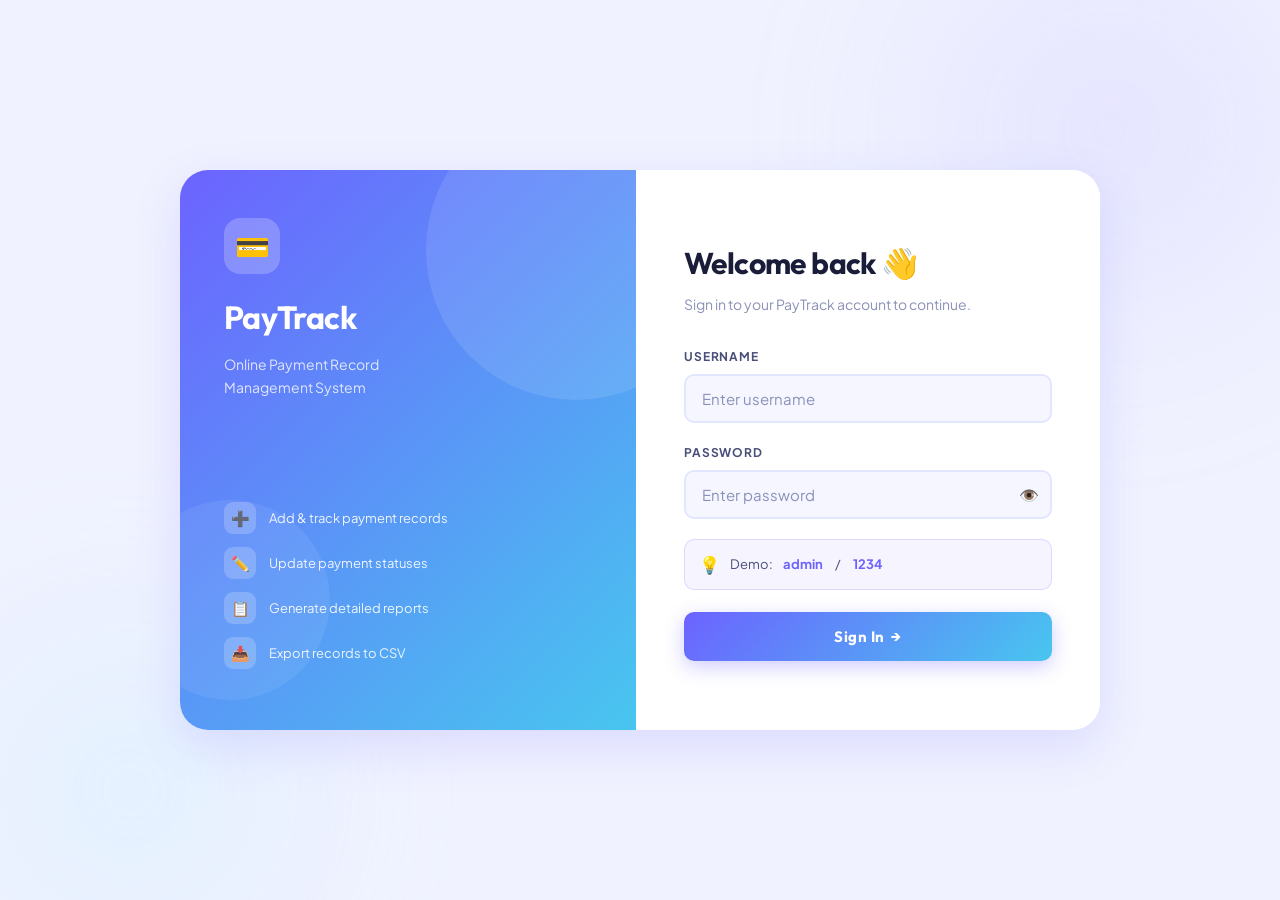
<file: index.html>
<!DOCTYPE html>
<html lang="en">
<head>
  <meta charset="UTF-8" />
  <meta name="viewport" content="width=device-width, initial-scale=1.0" />
  <title>Login — PayTrack</title>
  <link rel="stylesheet" href="style.css" />
</head>
<body>

  <div class="login-wrapper">
    <div class="login-split fade-in">

      <div class="login-panel-left">
        <div class="lp-brand">
          <div class="lp-icon">💳</div>
          <h1>PayTrack</h1>
          <p>Online Payment Record<br>Management System</p>
        </div>

        <div class="lp-features">
          <div class="lp-feature">
            <div class="lp-feature-dot">➕</div>
            Add & track payment records
          </div>
          <div class="lp-feature">
            <div class="lp-feature-dot">✏️</div>
            Update payment statuses
          </div>
          <div class="lp-feature">
            <div class="lp-feature-dot">📋</div>
            Generate detailed reports
          </div>
          <div class="lp-feature">
            <div class="lp-feature-dot">📥</div>
            Export records to CSV
          </div>
        </div>
      </div>

      <div class="login-panel-right">
        <h2>Welcome back 👋</h2>
        <p>Sign in to your PayTrack account to continue.</p>

        <div class="login-error" id="loginError"></div>

        <form id="loginForm" autocomplete="off" novalidate>

          <div class="form-group">
            <label for="username">Username</label>
            <input type="text" id="username" placeholder="Enter username" autocomplete="username" required />
          </div>

          <div class="form-group">
            <label for="password">Password</label>
            <div style="position:relative;">
              <input
                type="password" id="password"
                placeholder="Enter password"
                style="padding-right:44px;" required
              />
              <button type="button" id="togglePassword" style="
                position:absolute; right:13px; top:50%; transform:translateY(-50%);
                background:none; border:none; cursor:pointer; font-size:16px; color:var(--muted);
              ">👁️</button>
            </div>
          </div>

          <!-- Demo hint -->
          <div style="
            background:rgba(108,99,255,.07); border:1.5px solid rgba(108,99,255,.18);
            border-radius:10px; padding:11px 14px; margin-bottom:22px;
            font-size:13px; color:var(--text2); display:flex; align-items:center; gap:10px;
          ">
            <span style="font-size:17px;">💡</span>
            Demo: <strong style="color:var(--blue)">admin</strong> &nbsp;/&nbsp; <strong style="color:var(--blue)">1234</strong>
          </div>

          <button type="submit" class="btn btn-primary btn-full" style="font-size:15px; padding:15px;">
            Sign In &nbsp;→
          </button>

        </form>

      </div>
    </div>
  </div>

  <div id="toast-container"></div>
  <script src="script.js"></script>
</body>
</html>
</file>
<file: style.css>
@import url('https://fonts.googleapis.com/css2?family=Plus+Jakarta+Sans:wght@300;400;500;600;700;800&family=Outfit:wght@700;800;900&display=swap');

:root {
  --grad-main:   linear-gradient(135deg, #6c63ff 0%, #48c6ef 100%);
  --grad-green:  linear-gradient(135deg, #11998e 0%, #38ef7d 100%);
  --grad-orange: linear-gradient(135deg, #f7971e 0%, #ffd200 100%);
  --grad-pink:   linear-gradient(135deg, #f953c6 0%, #b91d73 100%);
  --grad-red:    linear-gradient(135deg, #ff416c 0%, #ff4b2b 100%);
  --grad-teal:   linear-gradient(135deg, #43cea2 0%, #185a9d 100%);

  --bg:        #f0f2ff;
  --surface:   #ffffff;
  --card:      rgba(255,255,255,0.85);
  --border:    rgba(108,99,255,0.14);
  --border2:   #e2e6ff;

  --text:      #1a1d3a;
  --text2:     #4a4f7a;
  --muted:     #8b90b8;

  --blue:      #6c63ff;
  --cyan:      #48c6ef;
  --green:     #38ef7d;
  --green2:    #11998e;
  --orange:    #f7971e;
  --yellow:    #ffd200;
  --pink:      #f953c6;
  --red:       #ff416c;

  --radius:    16px;
  --radius-sm: 10px;
  --shadow:    0 4px 24px rgba(108,99,255,.10);
  --shadow-lg: 0 16px 48px rgba(108,99,255,.16);
  --tr:        .22s cubic-bezier(.4,0,.2,1);
}

*, *::before, *::after { box-sizing: border-box; margin: 0; padding: 0; }
html { scroll-behavior: smooth; }
body {
  font-family: 'Plus Jakarta Sans', sans-serif;
  background: var(--bg);
  color: var(--text);
  min-height: 100vh;
  line-height: 1.6;
  font-size: 15px;
}
h1,h2,h3,h4 { font-family: 'Outfit', sans-serif; letter-spacing: -.02em; }
a { color: var(--blue); text-decoration: none; }
a:hover { text-decoration: underline; }

/* BG blobs */
body::before, body::after {
  content: ''; position: fixed; border-radius: 50%;
  filter: blur(90px); opacity: .38; pointer-events: none; z-index: 0;
}
body::before {
  width: 500px; height: 500px;
  background: radial-gradient(circle, #c7c2ff, transparent 70%);
  top: -120px; right: -80px;
}
body::after {
  width: 420px; height: 420px;
  background: radial-gradient(circle, #baf0ff, transparent 70%);
  bottom: -100px; left: -80px;
}

/* ============================================
   LOGIN PAGE
   ============================================ */
.login-wrapper {
  display: flex; align-items: center; justify-content: center;
  min-height: 100vh; padding: 24px; position: relative; z-index: 1;
}
.login-split {
  display: flex; width: 100%; max-width: 920px; min-height: 560px;
  border-radius: 28px; overflow: hidden;
  box-shadow: var(--shadow-lg); background: var(--surface);
}

/* Left decorative panel */
.login-panel-left {
  flex: 1; background: var(--grad-main);
  padding: 48px 44px; display: flex; flex-direction: column;
  justify-content: space-between; position: relative; overflow: hidden;
}
.login-panel-left::before {
  content: ''; position: absolute; width: 300px; height: 300px;
  background: rgba(255,255,255,.1); border-radius: 50%; top: -70px; right: -90px;
}
.login-panel-left::after {
  content: ''; position: absolute; width: 200px; height: 200px;
  background: rgba(255,255,255,.07); border-radius: 50%; bottom: 30px; left: -50px;
}
.lp-brand { position: relative; z-index: 1; }
.lp-icon {
  width: 56px; height: 56px; background: rgba(255,255,255,.22);
  border-radius: 16px; display: flex; align-items: center; justify-content: center;
  font-size: 28px; margin-bottom: 18px; backdrop-filter: blur(6px);
}
.lp-brand h1 { color: #fff; font-size: 32px; margin-bottom: 10px; }
.lp-brand p  { color: rgba(255,255,255,.8); font-size: 14px; font-family: 'Plus Jakarta Sans',sans-serif; }

.lp-features { position: relative; z-index: 1; }
.lp-feature {
  display: flex; align-items: center; gap: 13px;
  color: rgba(255,255,255,.9); font-size: 13px; margin-bottom: 13px;
  font-family: 'Plus Jakarta Sans',sans-serif;
}
.lp-feature-dot {
  width: 32px; height: 32px; flex-shrink: 0;
  background: rgba(255,255,255,.2); border-radius: 9px;
  display: flex; align-items: center; justify-content: center; font-size: 15px;
}

/* Right form panel */
.login-panel-right {
  flex: 1; padding: 52px 48px;
  display: flex; flex-direction: column; justify-content: center;
  background: var(--surface);
}
.login-panel-right h2 { font-size: 30px; margin-bottom: 6px; }
.login-panel-right > p { color: var(--muted); font-size: 14px; margin-bottom: 32px; }
.login-error {
  background: rgba(255,65,108,.07); border: 1.5px solid rgba(255,65,108,.3);
  border-radius: var(--radius-sm); padding: 11px 14px;
  font-size: 13px; color: var(--red); margin-bottom: 16px; display: none;
}

.form-group { margin-bottom: 20px; }
.form-group label {
  display: block; font-size: 12px; font-weight: 700;
  text-transform: uppercase; letter-spacing: .07em; color: var(--text2); margin-bottom: 8px;
}
.form-group input, .form-group select {
  width: 100%; background: #f5f6ff; border: 2px solid var(--border2);
  border-radius: var(--radius-sm); padding: 13px 16px;
  color: var(--text); font-family: 'Plus Jakarta Sans',sans-serif; font-size: 15px;
  outline: none; transition: border-color var(--tr), box-shadow var(--tr), background var(--tr);
}
.form-group input:focus, .form-group select:focus {
  border-color: var(--blue); background: #fff;
  box-shadow: 0 0 0 4px rgba(108,99,255,.1);
}
.form-group input::placeholder { color: var(--muted); }
.form-hint { font-size: 12px; color: var(--muted); margin-top: 5px; }

.btn {
  display: inline-flex; align-items: center; justify-content: center; gap: 8px;
  padding: 13px 26px; border-radius: var(--radius-sm);
  font-family: 'Outfit',sans-serif; font-size: 14px; font-weight: 700; letter-spacing: .03em;
  border: none; cursor: pointer; transition: all var(--tr);
  white-space: nowrap; position: relative; overflow: hidden;
}
.btn::after {
  content: ''; position: absolute; inset: 0;
  background: rgba(255,255,255,0); transition: background var(--tr);
}
.btn:hover::after { background: rgba(255,255,255,.12); }
.btn:active { transform: scale(.97); }

.btn-primary  { background: var(--grad-main); color:#fff; box-shadow: 0 6px 20px rgba(108,99,255,.32); }
.btn-primary:hover  { box-shadow: 0 10px 28px rgba(108,99,255,.48); transform: translateY(-1px); }

.btn-success  { background: var(--grad-green); color:#fff; box-shadow: 0 6px 20px rgba(17,153,142,.28); }
.btn-success:hover  { box-shadow: 0 10px 28px rgba(17,153,142,.44); transform: translateY(-1px); }

.btn-danger   { background: var(--grad-red); color:#fff; box-shadow: 0 4px 14px rgba(255,65,108,.28); }
.btn-danger:hover   { box-shadow: 0 8px 22px rgba(255,65,108,.44); transform: translateY(-1px); }

.btn-outline  { background: transparent; color: var(--text2); border: 2px solid var(--border2); }
.btn-outline:hover  { border-color: var(--blue); color: var(--blue); background: rgba(108,99,255,.05); }
.btn-outline::after { display: none; }

.btn-ghost    { background: rgba(108,99,255,.08); color: var(--blue); border: none; }
.btn-ghost:hover    { background: rgba(108,99,255,.16); }
.btn-ghost::after   { display: none; }

.btn-sm  { padding: 7px 16px; font-size: 12px; border-radius: 8px; }
.btn-full { width: 100%; }

.shell { display: flex; min-height: 100vh; position: relative; z-index: 1; }

/* ── Sidebar ─────────────────────────────────── */
.sidebar {
  width: 256px; flex-shrink: 0;
  background: var(--surface); border-right: 1px solid var(--border2);
  display: flex; flex-direction: column;
  position: fixed; top:0; left:0; height:100vh;
  z-index: 100; box-shadow: 4px 0 24px rgba(108,99,255,.06);
  transition: transform var(--tr);
}
.sidebar-header {
  background: var(--grad-main); padding: 26px 24px 22px;
  display: flex; align-items: center; gap: 13px;
}
.sh-icon {
  width: 42px; height: 42px; flex-shrink: 0;
  background: rgba(255,255,255,.22); border-radius: 12px;
  display: flex; align-items: center; justify-content: center;
  font-size: 20px; backdrop-filter: blur(6px);
}
.sidebar-header span {
  font-family: 'Outfit',sans-serif; font-size: 16px; font-weight: 800;
  color: #fff; line-height: 1.25;
}
.sidebar-header small { display:block; font-size:10px; opacity:.75; font-family:'Plus Jakarta Sans',sans-serif; font-weight:400; }

.nav-section { padding: 20px 16px 6px; font-size: 10px; font-weight: 700; letter-spacing: .1em; text-transform: uppercase; color: var(--muted); }

.nav-link {
  display: flex; align-items: center; gap: 12px;
  padding: 11px 20px; color: var(--text2); font-size: 14px; font-weight: 600;
  border-radius: 10px; margin: 2px 10px;
  transition: all var(--tr); text-decoration: none;
}
.nav-link:hover { color: var(--blue); background: rgba(108,99,255,.07); text-decoration: none; }
.nav-link.active { color: #fff !important; background: var(--grad-main) !important; box-shadow: 0 4px 14px rgba(108,99,255,.3); }
.nav-link.active .nav-badge { background: rgba(255,255,255,.25); color:#fff; }
.nav-icon { font-size: 18px; flex-shrink: 0; }
.nav-badge {
  margin-left: auto; background: #f0f2ff; color: var(--blue);
  font-size: 10px; font-weight: 700; padding: 2px 7px; border-radius: 20px;
  font-family: 'Plus Jakarta Sans',sans-serif;
}

.sidebar-footer { margin-top: auto; padding: 16px; border-top: 1px solid var(--border2); }
.user-chip { display:flex; align-items:center; gap:10px; background:#f5f6ff; border-radius:12px; padding:10px 12px; }
.user-avatar {
  width: 36px; height: 36px; flex-shrink:0;
  background: var(--grad-main); border-radius:10px;
  display:flex; align-items:center; justify-content:center;
  font-family:'Outfit',sans-serif; font-size:15px; font-weight:800; color:#fff;
}
.user-info { flex:1; overflow:hidden; }
.user-info strong { display:block; font-size:13px; font-weight:700; white-space:nowrap; overflow:hidden; text-overflow:ellipsis; }
.user-info small  { font-size:11px; color:var(--muted); }
#logoutBtn { background:none; border:none; color:var(--muted); font-size:17px; cursor:pointer; padding:4px; transition:color var(--tr); flex-shrink:0; }
#logoutBtn:hover { color: var(--red); }

/* ── Main ───────────────────────────────────── */
.main { margin-left: 256px; flex:1; padding: 36px 40px; min-height:100vh; }

.page-header { margin-bottom:32px; padding-bottom:24px; border-bottom:1px solid var(--border2); display:flex; align-items:flex-start; justify-content:space-between; flex-wrap:wrap; gap:12px; }
.page-header-left h1 { font-size:30px; margin-bottom:4px; }
.page-header-left p  { color:var(--muted); font-size:14px; }
.page-pill { display:inline-block; padding:3px 12px; border-radius:20px; font-size:11px; font-weight:700; background:rgba(108,99,255,.1); color:var(--blue); margin-bottom:6px; }
.section-label { font-size:11px; font-weight:800; text-transform:uppercase; letter-spacing:.1em; color:var(--muted); margin-bottom:16px; margin-top:36px; }


.stats-grid { display:grid; grid-template-columns:repeat(auto-fill,minmax(200px,1fr)); gap:20px; margin-bottom:36px; }
.stat-card {
  background: var(--surface); border-radius:20px; padding:24px;
  position:relative; overflow:hidden;
  box-shadow: var(--shadow); border:1px solid var(--border2);
  transition: transform var(--tr), box-shadow var(--tr);
}
.stat-card:hover { transform:translateY(-4px); box-shadow:var(--shadow-lg); }
.stat-card::before { content:''; position:absolute; top:0;left:0;right:0;height:4px; background:var(--sc-grad,var(--grad-main)); }
.stat-icon-wrap {
  width:48px; height:48px; border-radius:14px;
  display:flex; align-items:center; justify-content:center; font-size:22px;
  margin-bottom:16px; background:var(--sc-bg,rgba(108,99,255,.1));
}
.stat-value { font-family:'Outfit',sans-serif; font-weight:900; font-size:32px; color:var(--text); line-height:1; margin-bottom:6px; }
.stat-label { font-size:12px; color:var(--muted); font-weight:600; text-transform:uppercase; letter-spacing:.06em; }

.actions-grid { display:grid; grid-template-columns:repeat(auto-fill,minmax(240px,1fr)); gap:18px; }
.action-card {
  background:var(--surface); border:1.5px solid var(--border2); border-radius:20px; padding:26px;
  display:flex; align-items:center; gap:18px;
  cursor:pointer; text-decoration:none; color:var(--text);
  transition:all var(--tr); position:relative; overflow:hidden;
}
.action-card::after { content:''; position:absolute; top:0;right:0;bottom:0; width:4px; background:var(--ac-grad,var(--grad-main)); opacity:0; transition:opacity var(--tr); }
.action-card:hover { border-color:transparent; box-shadow:var(--shadow-lg); transform:translateY(-3px); text-decoration:none; color:var(--text); }
.action-card:hover::after { opacity:1; }
.ac-icon { width:56px; height:56px; flex-shrink:0; border-radius:16px; display:flex; align-items:center; justify-content:center; font-size:26px; background:var(--ac-bg,rgba(108,99,255,.1)); transition:transform var(--tr); }
.action-card:hover .ac-icon { transform:scale(1.1) rotate(-5deg); }
.ac-info strong { display:block; font-family:'Outfit',sans-serif; font-size:16px; font-weight:700; margin-bottom:3px; }
.ac-info small  { font-size:12px; color:var(--muted); }
.ac-arrow { margin-left:auto; font-size:20px; color:var(--muted); transition:transform var(--tr),color var(--tr); flex-shrink:0; }
.action-card:hover .ac-arrow { transform:translateX(4px); color:var(--blue); }


.content-card { background:var(--surface); border:1.5px solid var(--border2); border-radius:20px; padding:36px; max-width:560px; box-shadow:var(--shadow); }
.content-card .card-title { font-size:22px; margin-bottom:4px; }
.content-card .card-desc  { color:var(--muted); font-size:13px; margin-bottom:28px; }

.table-wrapper { background:var(--surface); border:1.5px solid var(--border2); border-radius:20px; overflow:hidden; box-shadow:var(--shadow); }
.table-toolbar { padding:20px 24px; border-bottom:1px solid var(--border2); display:flex; align-items:center; flex-wrap:wrap; gap:14px; }
.table-toolbar h3 { font-size:17px; flex:1; min-width:120px; }
.search-box { display:flex; align-items:center; gap:8px; background:#f5f6ff; border:2px solid var(--border2); border-radius:var(--radius-sm); padding:8px 14px; transition:border-color var(--tr); }
.search-box:focus-within { border-color:var(--blue); background:#fff; }
.search-box input { background:none; border:none; outline:none; color:var(--text); font-family:'Plus Jakarta Sans',sans-serif; font-size:14px; width:180px; }
.search-box input::placeholder { color:var(--muted); }

table { width:100%; border-collapse:collapse; }
thead tr { background:linear-gradient(90deg,#f5f6ff,#eef0ff); }
thead th { padding:13px 20px; text-align:left; font-size:11px; font-weight:800; letter-spacing:.08em; text-transform:uppercase; color:var(--text2); border-bottom:1.5px solid var(--border2); white-space:nowrap; }
tbody tr { border-bottom:1px solid #f0f2ff; transition:background var(--tr); }
tbody tr:last-child { border-bottom:none; }
tbody tr:hover { background:rgba(108,99,255,.03); }
tbody td { padding:14px 20px; font-size:14px; vertical-align:middle; }
.td-id     { font-family:monospace; font-size:12px; color:var(--muted); }
.td-name   { font-weight:700; }
.td-amount { font-family:'Outfit',sans-serif; font-weight:800; font-size:15px; color:var(--green2); }


.badge { display:inline-flex; align-items:center; gap:5px; padding:5px 12px; border-radius:20px; font-size:11px; font-weight:700; letter-spacing:.04em; text-transform:uppercase; }
.badge-pending { background:linear-gradient(135deg,rgba(247,151,30,.1),rgba(255,210,0,.1)); color:#c27b0a; border:1.5px solid rgba(247,151,30,.28); }
.badge-paid    { background:linear-gradient(135deg,rgba(17,153,142,.1),rgba(56,239,125,.1)); color:var(--green2); border:1.5px solid rgba(17,153,142,.28); }
.badge-dot     { width:6px; height:6px; border-radius:50%; background:currentColor; }


.filter-bar { display:flex; gap:8px; margin-bottom:20px; flex-wrap:wrap; align-items:center; }
.filter-btn { padding:7px 18px; border-radius:20px; font-size:13px; font-weight:700; border:2px solid var(--border2); background:var(--surface); color:var(--text2); cursor:pointer; transition:all var(--tr); font-family:'Plus Jakarta Sans',sans-serif; }
.filter-btn:hover  { border-color:var(--blue); color:var(--blue); }
.filter-btn.active { border-color:transparent; color:#fff; background:var(--grad-main); box-shadow:0 4px 12px rgba(108,99,255,.3); }


.payment-list { display:flex; flex-direction:column; gap:10px; margin-bottom:24px; max-height:400px; overflow-y:auto; padding-right:4px; }
.payment-list::-webkit-scrollbar { width:5px; }
.payment-list::-webkit-scrollbar-track { background:#f5f6ff; border-radius:4px; }
.payment-list::-webkit-scrollbar-thumb { background:var(--border2); border-radius:4px; }

.payment-item { background:#f8f9ff; border:2px solid var(--border2); border-radius:14px; padding:16px 18px; display:flex; align-items:center; gap:14px; cursor:pointer; transition:all var(--tr); }
.payment-item:hover   { border-color:var(--blue); background:#fff; box-shadow:0 4px 16px rgba(108,99,255,.12); }
.payment-item.selected { border-color:var(--blue); background:rgba(108,99,255,.06); box-shadow:0 4px 16px rgba(108,99,255,.18); }
.payment-item.is-paid  { opacity:.45; cursor:not-allowed; }
.payment-item.is-paid:hover { border-color:var(--border2); background:#f8f9ff; box-shadow:none; }

.pi-avatar { width:40px; height:40px; flex-shrink:0; border-radius:12px; background:var(--grad-main); display:flex; align-items:center; justify-content:center; font-family:'Outfit',sans-serif; font-size:16px; font-weight:800; color:#fff; }
.pi-info { flex:1; }
.pi-info strong { display:block; font-size:14px; font-weight:700; margin-bottom:2px; }
.pi-info span   { font-size:12px; color:var(--muted); }
.pi-right { text-align:right; flex-shrink:0; }
.pi-amount { font-family:'Outfit',sans-serif; font-weight:800; font-size:14px; color:var(--green2); margin-bottom:4px; }


.empty-state { text-align:center; padding:60px 24px; color:var(--muted); }
.empty-state .es-icon { font-size:52px; margin-bottom:14px; display:inline-block; animation:float 3s ease-in-out infinite; }
.empty-state h3 { font-size:18px; color:var(--text); margin-bottom:8px; }
.empty-state p  { font-size:13px; max-width:280px; margin:0 auto 20px; }
@keyframes float { 0%,100%{transform:translateY(0)} 50%{transform:translateY(-8px)} }


.confirm-card {
  background:linear-gradient(135deg,rgba(17,153,142,.04),rgba(56,239,125,.04));
  border:2px solid rgba(17,153,142,.22); border-radius:20px; padding:28px;
  max-width:560px; margin-top:20px; display:none;
}
.confirm-row { display:flex; align-items:center; gap:8px; padding:12px 0; border-bottom:1px solid rgba(17,153,142,.12); font-size:14px; }
.confirm-row:last-of-type { border-bottom:none; }
.confirm-row .cr-label { color:var(--muted); font-weight:600; font-size:13px; min-width:110px; }
.confirm-row .cr-val   { font-weight:700; }


#toast-container { position:fixed; bottom:28px; right:28px; display:flex; flex-direction:column; gap:10px; z-index:9999; }
.toast { display:flex; align-items:center; gap:12px; background:var(--surface); border-radius:14px; padding:14px 18px; min-width:290px; max-width:360px; box-shadow:0 8px 32px rgba(0,0,0,.12); animation:slideIn .3s cubic-bezier(.34,1.56,.64,1) both; font-size:14px; font-weight:500; border:1.5px solid var(--border2); }
.toast-success { border-left:4px solid var(--green2); }
.toast-error   { border-left:4px solid var(--red); }
.toast-info    { border-left:4px solid var(--blue); }
.toast-icon    { font-size:20px; flex-shrink:0; }
.toast-msg     { flex:1; }
.toast-dismiss { background:none; border:none; color:var(--muted); cursor:pointer; font-size:18px; line-height:1; padding:0; }
.toast-dismiss:hover { color:var(--red); }


.modal-overlay { position:fixed; inset:0; background:rgba(26,29,58,.4); backdrop-filter:blur(6px); display:flex; align-items:center; justify-content:center; z-index:500; padding:24px; }
.modal { background:var(--surface); border-radius:22px; padding:36px; width:100%; max-width:420px; box-shadow:var(--shadow-lg); animation:popIn .3s cubic-bezier(.34,1.56,.64,1) both; border:1.5px solid var(--border2); }
.modal h3 { font-size:22px; margin-bottom:10px; }
.modal p  { color:var(--text2); font-size:14px; margin-bottom:26px; line-height:1.6; }
.modal-actions { display:flex; gap:12px; justify-content:flex-end; }

@keyframes fadeUp  { from{opacity:0;transform:translateY(20px)} to{opacity:1;transform:translateY(0)} }
@keyframes slideIn { from{opacity:0;transform:translateX(24px)} to{opacity:1;transform:translateX(0)} }
@keyframes popIn   { from{opacity:0;transform:scale(.88)} to{opacity:1;transform:scale(1)} }

.fade-in    { animation:fadeUp .45s ease both; }
.fade-in-d1 { animation:fadeUp .45s .08s ease both; }
.fade-in-d2 { animation:fadeUp .45s .16s ease both; }
.fade-in-d3 { animation:fadeUp .45s .24s ease both; }


.menu-toggle { display:none; position:fixed; top:16px; left:16px; z-index:200; background:var(--surface); border:1.5px solid var(--border2); border-radius:10px; padding:8px 11px; cursor:pointer; font-size:20px; color:var(--text); box-shadow:var(--shadow); }

@media (max-width:860px) {
  .menu-toggle { display:flex; align-items:center; justify-content:center; }
  .sidebar { transform:translateX(-100%); }
  .sidebar.open { transform:translateX(0); box-shadow:var(--shadow-lg); }
  .main { margin-left:0; padding:20px 16px; }
  .login-panel-left { display:none; }
  .login-split { max-width:460px; }
  .stats-grid, .actions-grid { grid-template-columns:1fr 1fr; }
}
@media (max-width:500px) {
  .stats-grid, .actions-grid { grid-template-columns:1fr; }
}
</file>
